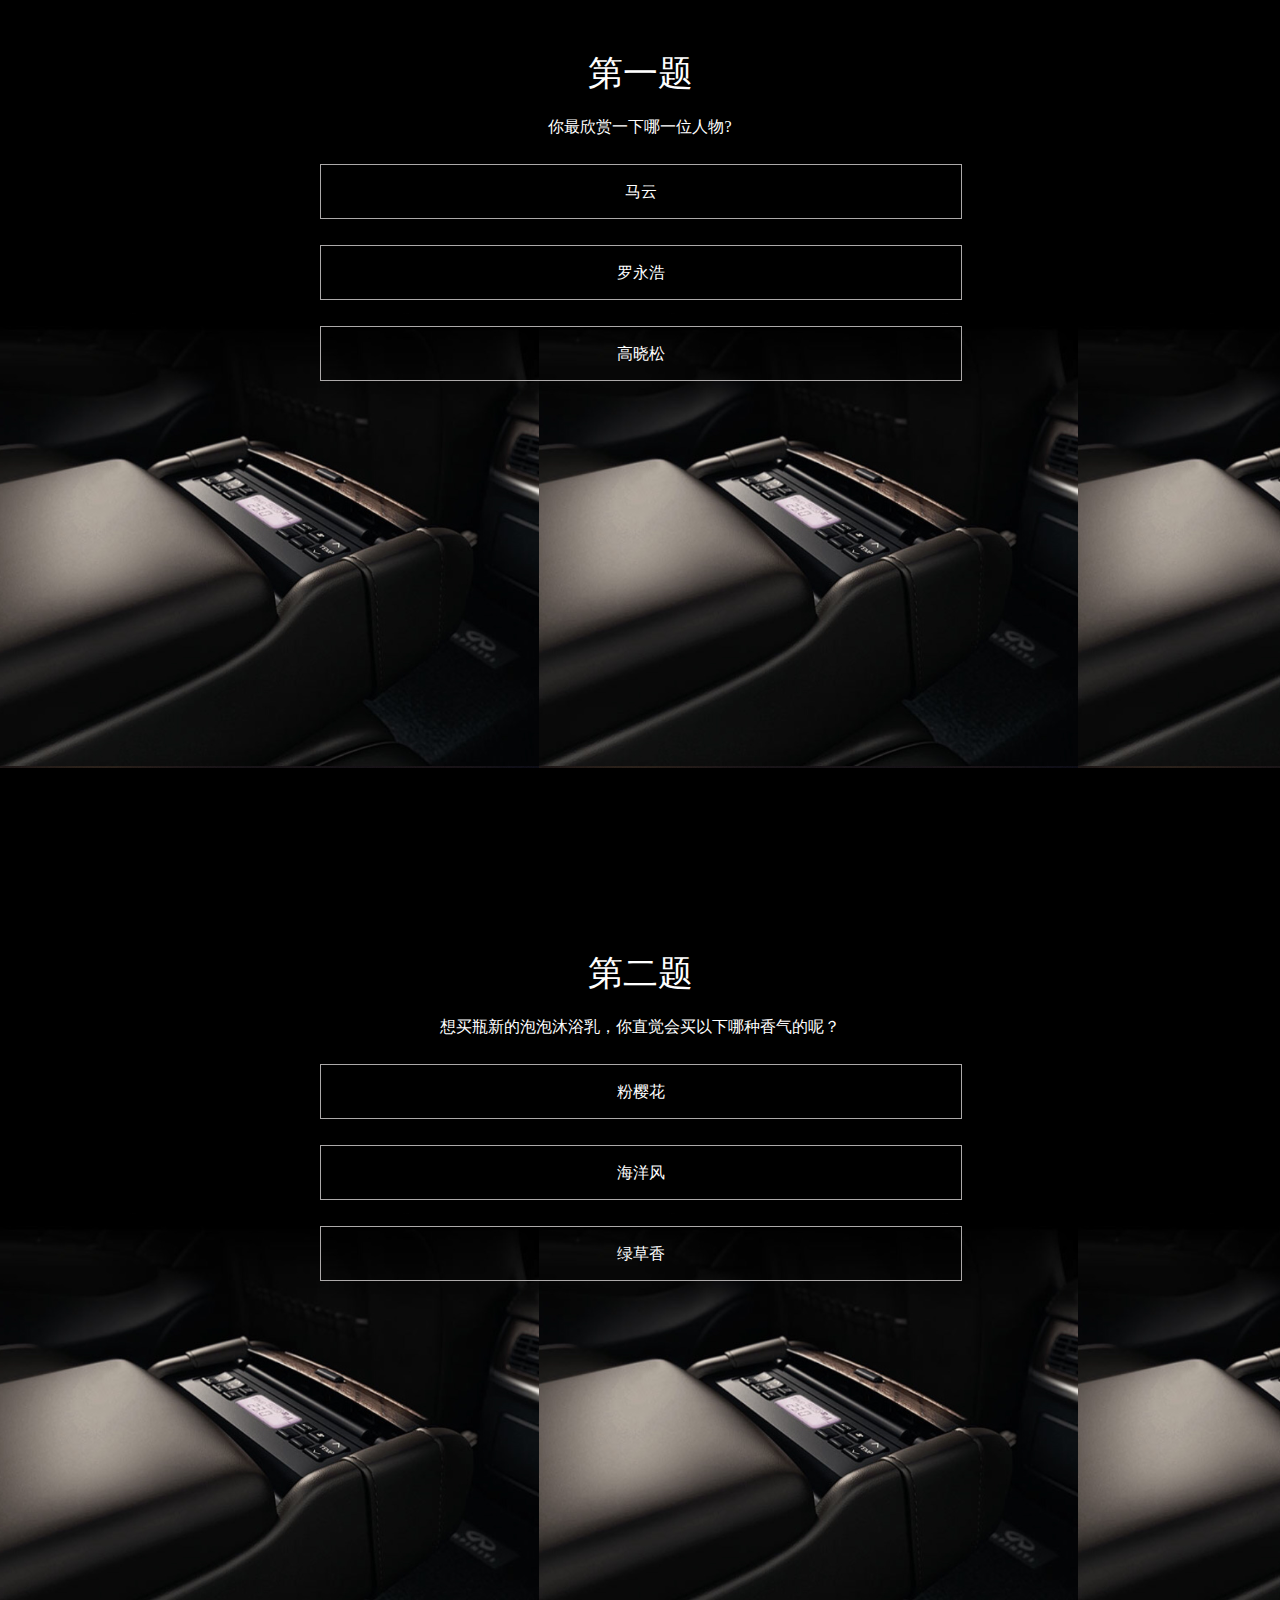
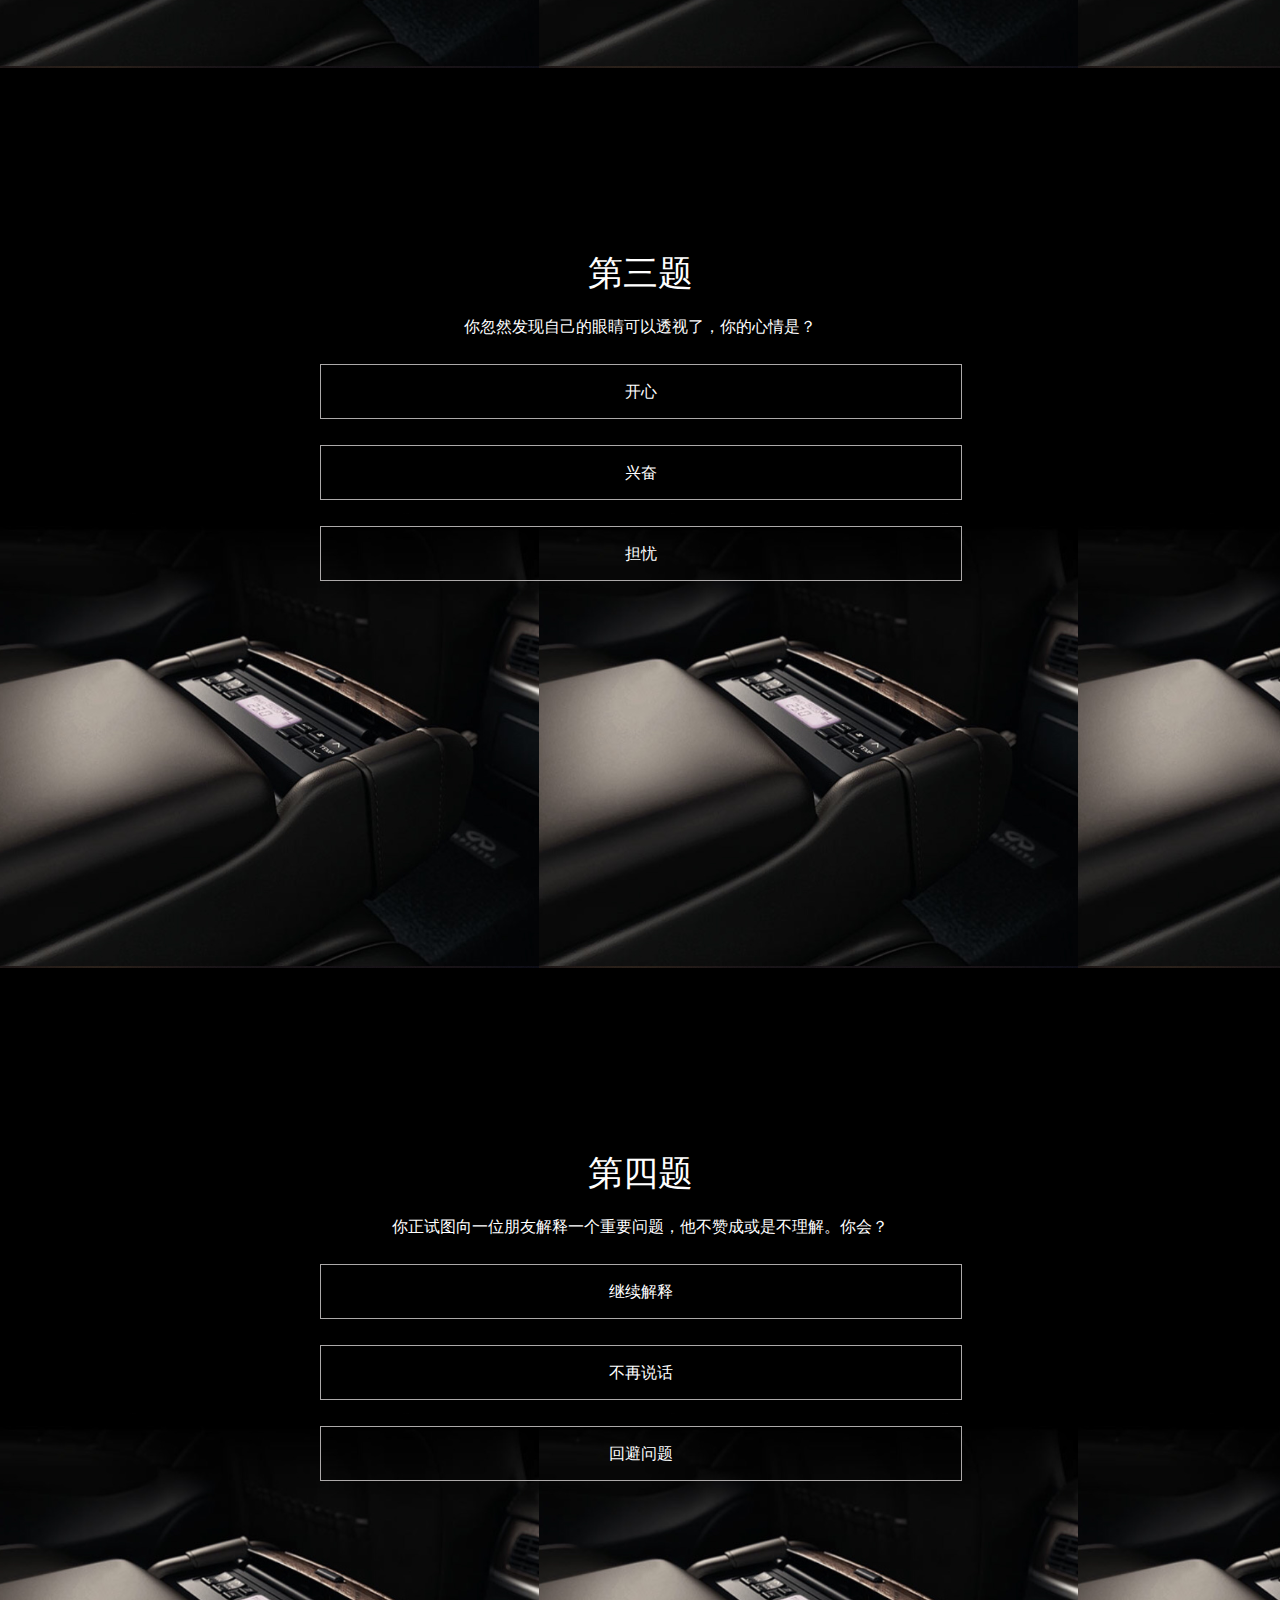
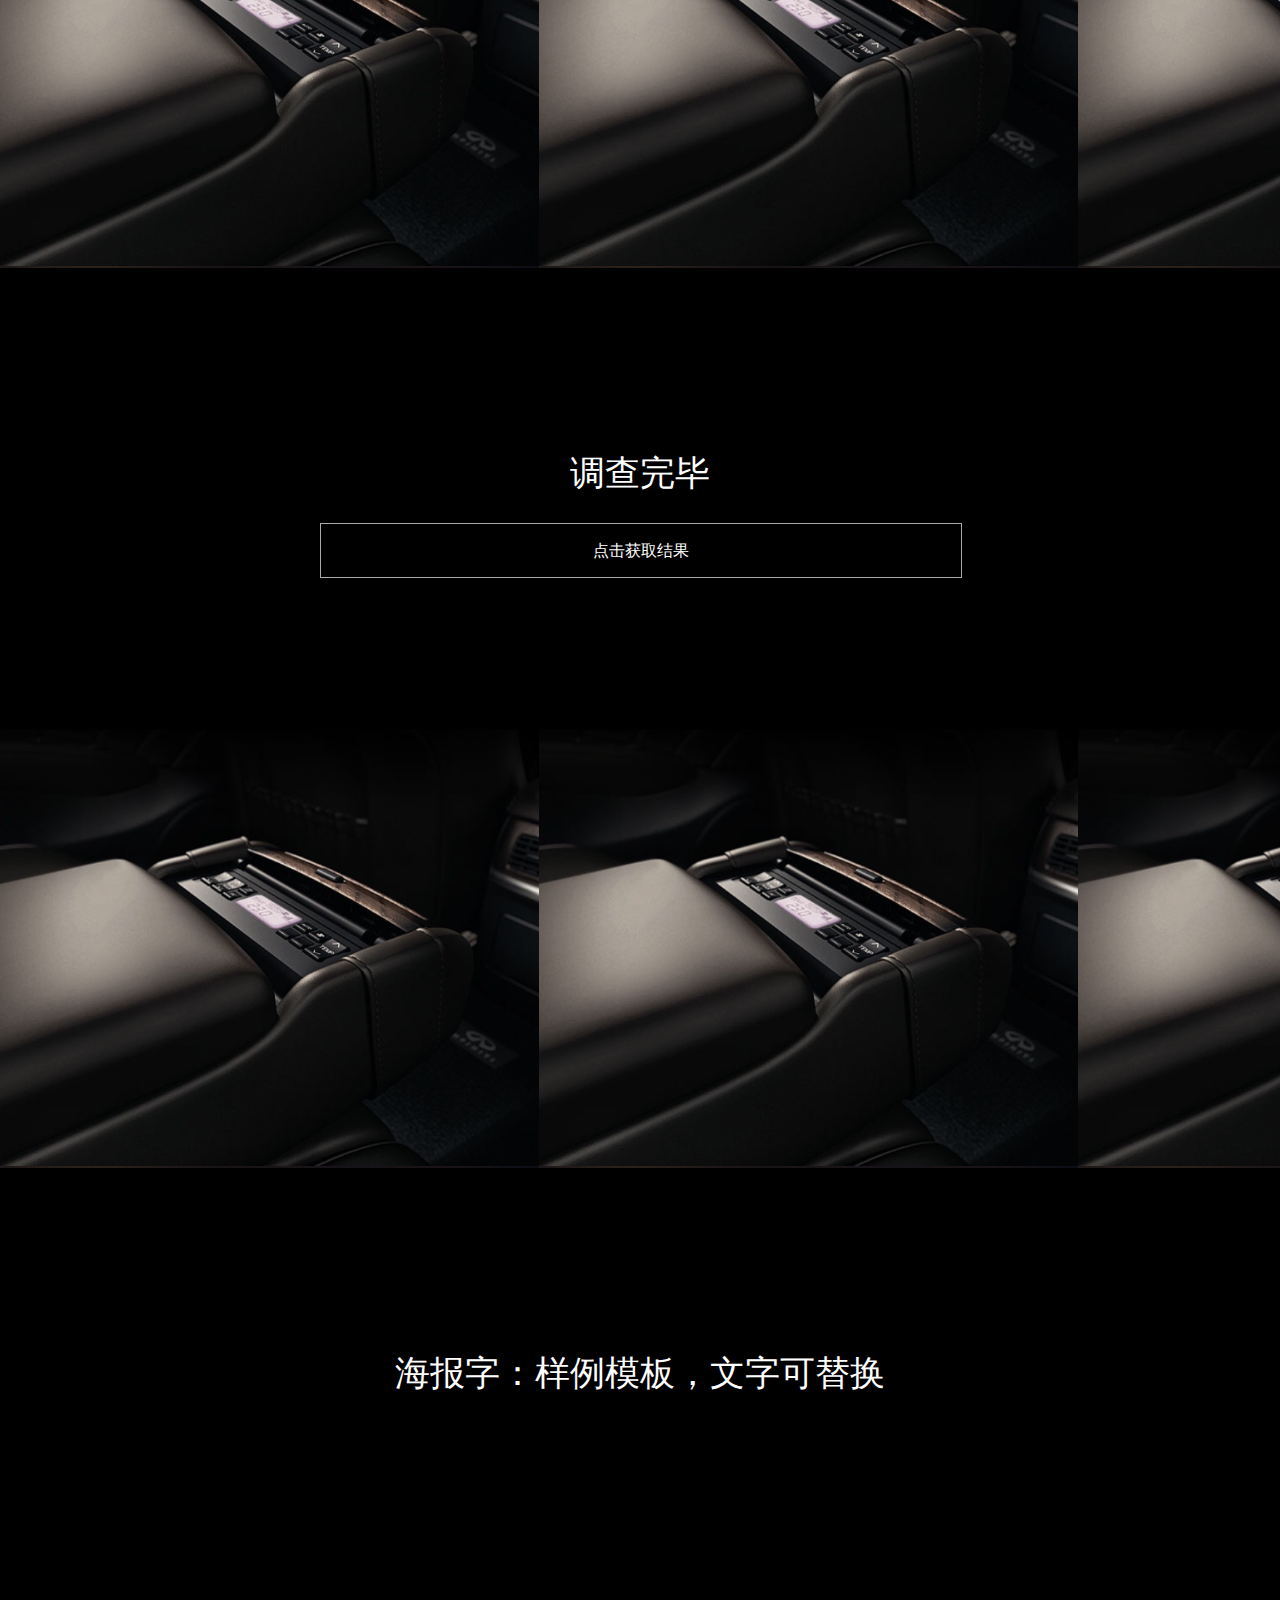
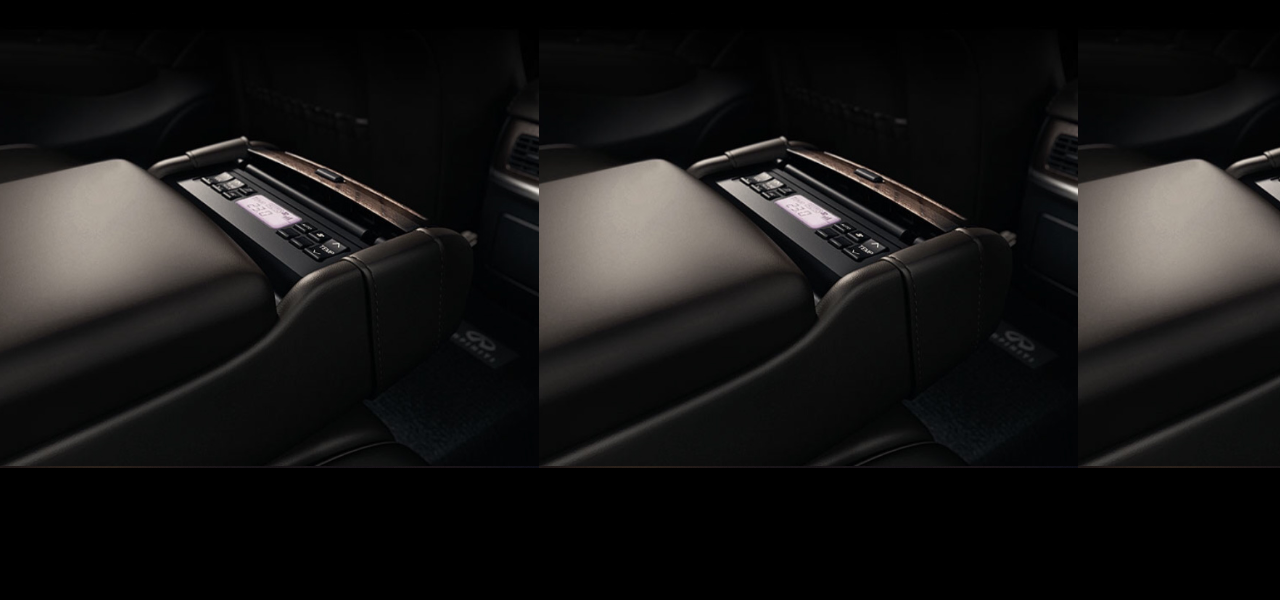
<file: wenjuan.html>
<!doctype html>  
<html lang="en" style=" height: 100%;">
<head>  
    <meta charset="UTF-8">  
    <meta name="viewport"  
          content="width=device-width, user-scalable=no, initial-scale=1.0, maximum-scale=1.0, minimum-scale=1.0">  
    <meta http-equiv="X-UA-Compatible" content="ie=edge">  
    <title>Document</title>  
</head>  
<body style="margin: 0px;height: 100%;color:#fff;text-align: center;    overflow: hidden;">

<div id="zhuyeA" style="background: url('2.png');height: 100%; width: 100%;">
    <div class="title">第一题</div>
    <div class="titleB" style="    margin-top: 20px; ">你最欣赏一下哪一位人物?</div>
    <div class="button buttonA">马云</div><div class="button buttonA">罗永浩</div><div class="button buttonA">高晓松</div>
</div>

<div id="zhuyeB" style="background: url('2.png');height: 100%; width: 100%;">
    <div class="title">第二题</div>
    <div class="titleB" style="    margin-top: 20px;">想买瓶新的泡泡沐浴乳，你直觉会买以下哪种香气的呢？</div>
    <div class="button buttonB">粉樱花</div><div class="button buttonB">海洋风</div><div class="button buttonB">绿草香</div>
</div>

<div id="zhuyeC" style="background: url('2.png');height: 100%; width: 100%;">
    <div class="title">第三题</div>
    <div class="titleB" style="    margin-top: 20px;">你忽然发现自己的眼睛可以透视了，你的心情是？</div>
    <div class="button buttonC">开心</div><div class="button buttonC">兴奋</div><div class="button buttonC">担忧</div>
</div>

<div id="zhuyeD" style="background: url('2.png');height: 100%; width: 100%;">
    <div class="title">第四题</div>
    <div class="titleB" style="    margin-top: 20px;">你正试图向一位朋友解释一个重要问题，他不赞成或是不理解。你会？</div>
    <div class="button buttonD">继续解释</div><div class="button buttonD">不再说话</div><div class="button buttonD">回避问题</div>
</div>

<div id="zhuyeE" style="background: url('2.png');height: 100%; width: 100%;">
    <div class="title">调查完毕</div>
    <div class="titleB" style="    margin-top: 20px;"> </div>
    <div class="button buttonE">点击获取结果</div>
</div>

<div id="zhuyeF" style="background: url('2.png');height: 100%; width: 100%;">
    <div class="title">海报字：样例模板，文字可替换</div>
</div>
    <link href="css/index.css" type="text/css" rel="stylesheet">
    <script type="text/javascript" src="js/jquery.js"></script>
    <script>
      $(document).ready(function(){
        $(".buttonA").click(function(){
          $("#zhuyeA").animate({
            opacity:'0',
            height:'0px',
            width: '0px',
            display: 'none'
          });
        });

        $(".buttonB").click(function(){
          $("#zhuyeB").animate({
            opacity:'0',
            height:'0px',
            width: '0px',
            display: 'none'
          });
        });

        $(".buttonC").click(function(){
          $("#zhuyeC").animate({
            opacity:'0',
            height:'0px',
            width: '0px',
            display: 'none'
          });
        });

        $(".buttonD").click(function(){
          $("#zhuyeD").animate({
            opacity:'0',
            height:'0px',
            width: '0px',
            display: 'none'
          });
        });
        
        $('.buttonE').click(function () {
          $("#zhuyeE").animate({
            opacity:'0',
            height:'0px',
            width: '0px',
            display: 'none'
          });
        });
      });
    </script>  
</body>  
</html>
</file>
<file: css/index.css>
.title {
    padding-top: 50px;
    font-size: 35px;
}
.button {
     margin-left: 25%;
     border: 1px solid #aca9a9;
     width: 50%;
     line-height: 53px;
     margin-top: 26px;
 }
.titleB{
    width: 90%;
    margin-top: 20px;
    margin-left: 5%;
}
</file>
